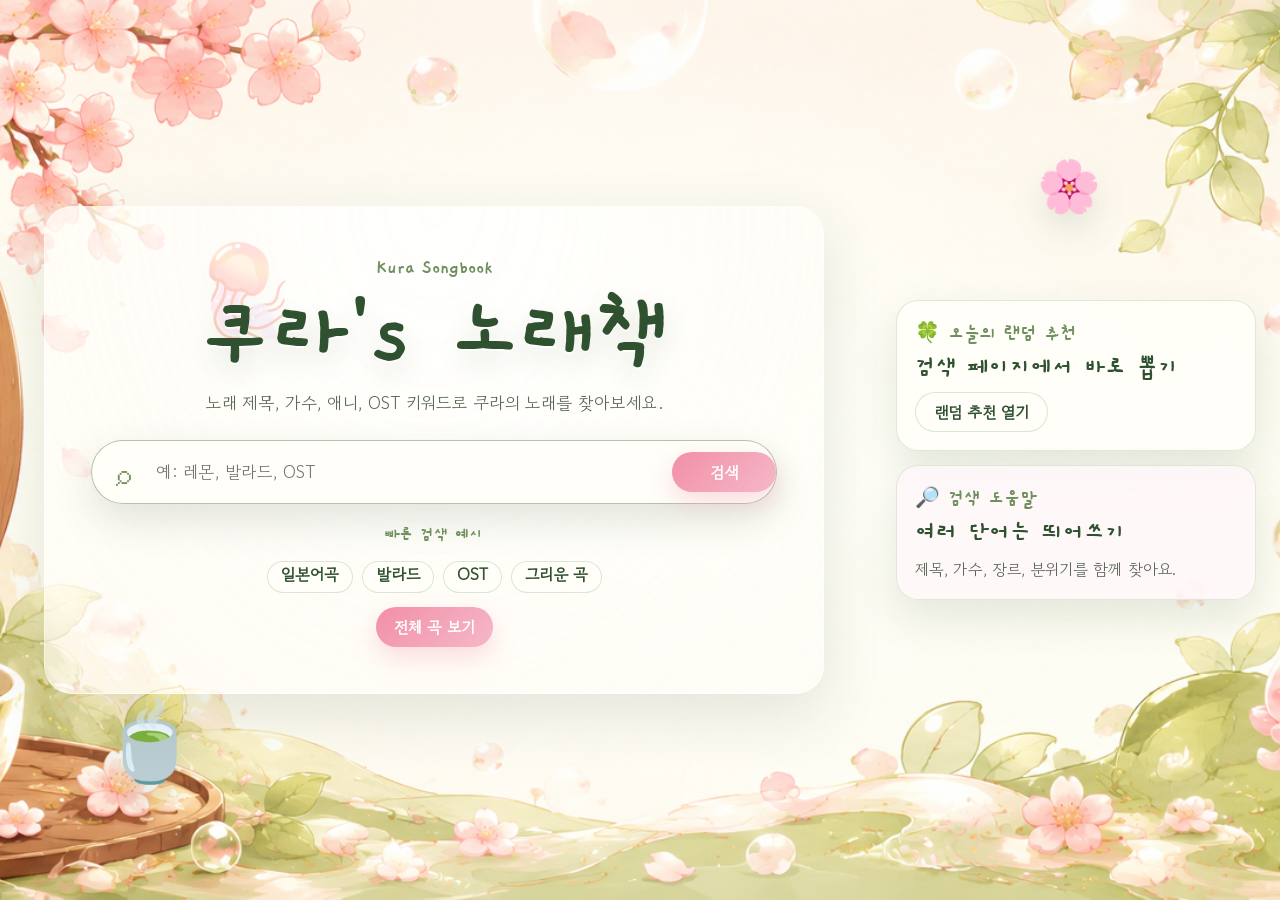
<file: index.html>
<!doctype html>
<html lang="ko">
  <head>
    <meta charset="utf-8">
    <meta name="viewport" content="width=device-width, initial-scale=1">
    <title>쿠라's 노래책</title>
    <link rel="preconnect" href="https://fonts.googleapis.com">
    <link rel="preconnect" href="https://fonts.gstatic.com" crossorigin>
    <link href="https://fonts.googleapis.com/css2?family=Gaegu:wght@400;700&amp;family=Gowun+Dodum&amp;family=Noto+Sans+JP:wght@400;500;700&amp;family=Noto+Sans+KR:wght@400;500;700&amp;display=swap" rel="stylesheet">
    <link rel="stylesheet" href="./src/style.css?v=beta-3">
  </head>
  <body class="portal-page">
    <main class="portal-hero">
      <div class="portal-scene" aria-hidden="true">
        <span class="portal-scene-cup">🍵</span>
        <span class="portal-scene-jelly">🪼</span>
        <span class="portal-scene-petal">🌸</span>
      </div>

      <section class="portal-panel" aria-labelledby="portal-title">
        <p class="portal-eyebrow">Kura Songbook</p>
        <h1 id="portal-title">쿠라's 노래책</h1>
        <p class="portal-copy">노래 제목, 가수, 애니, OST 키워드로 쿠라의 노래를 찾아보세요.</p>

        <form class="portal-search" id="portal-search-form">
          <label class="search-label" for="portal-search-input">검색어</label>
          <span class="search-icon" aria-hidden="true">⌕</span>
          <input
            id="portal-search-input"
            type="search"
            placeholder="예: 레몬, 발라드, OST"
            autocomplete="off"
          >
          <button type="submit">검색</button>
        </form>

        <p class="portal-chip-caption">빠른 검색 예시</p>
        <div class="portal-chip-row" aria-label="빠른 검색 예시">
          <a href="./search.html?q=%EC%9D%BC%EB%B3%B8%EC%96%B4">일본어곡</a>
          <a href="./search.html?q=%EB%B0%9C%EB%9D%BC%EB%93%9C">발라드</a>
          <a href="./search.html?q=OST">OST</a>
          <a href="./search.html?q=%EA%B7%B8%EB%A6%AC%EC%9B%80">그리운 곡</a>
        </div>

        <div class="portal-actions">
          <button id="show-results-button" type="button">전체 곡 보기</button>
        </div>
      </section>

      <aside class="portal-preview" aria-label="포털 안내">
        <article class="portal-preview-card">
          <p>🍀 오늘의 랜덤 추천</p>
          <h2>검색 페이지에서 바로 뽑기</h2>
          <a href="./search.html?random=1">랜덤 추천 열기</a>
        </article>
        <article class="portal-preview-card portal-preview-soft">
          <p>🔎 검색 도움말</p>
          <h2>여러 단어는 띄어쓰기</h2>
          <span>제목, 가수, 장르, 분위기를 함께 찾아요.</span>
        </article>
      </aside>
    </main>

    <script src="./src/portal.js?v=beta-3" defer></script>
  </body>
</html>
</file>
<file: src/style.css>
:root {
  --matcha: #6f8f5e;
  --matcha-dark: #2f5130;
  --matcha-soft: #8ba872;
  --ivory: #fcfcf8;
  --ivory-warm: #f8f1e4;
  --matcha-milk: #f4f8ef;
  --sakura: #ebcfda;
  --sakura-strong: #f28fa7;
  --leaf-border: #d8e2cf;
  --muted: #5d6959;
  --card: rgba(255, 255, 255, 0.94);
  --shadow: 0 18px 44px rgba(47, 81, 48, 0.13);
  --panel-shadow: 0 22px 58px rgba(47, 81, 48, 0.12);
}

* {
  box-sizing: border-box;
}

html {
  overflow-x: hidden;
}

body {
  min-width: 320px;
  margin: 0;
  overflow-x: hidden;
  background:
    radial-gradient(circle at 7% 7%, rgba(235, 207, 218, 0.62), transparent 18%),
    radial-gradient(circle at 91% 15%, rgba(139, 168, 114, 0.24), transparent 24%),
    linear-gradient(180deg, #fffdf8 0%, var(--ivory) 42%, var(--ivory-warm) 100%);
  color: var(--matcha-dark);
  font-family: "Gowun Dodum", "Noto Sans KR", "Noto Sans JP", system-ui, sans-serif;
  line-height: 1.5;
}

body::before,
body::after {
  position: fixed;
  z-index: -1;
  content: "";
  pointer-events: none;
}

body::before {
  inset: 0;
  background-image:
    radial-gradient(circle, rgba(242, 143, 167, 0.32) 0 3px, transparent 4px),
    radial-gradient(ellipse, rgba(111, 143, 94, 0.2) 0 6px, transparent 7px);
  background-position: 8% 16%, 90% 72%;
  background-size: 160px 140px, 220px 180px;
  opacity: 0.58;
}

body::after {
  right: -90px;
  bottom: 70px;
  width: 300px;
  height: 300px;
  border-radius: 999px;
  background: radial-gradient(circle, rgba(235, 207, 218, 0.5), transparent 66%);
}

.portal-page {
  min-height: 100vh;
  background:
    radial-gradient(circle at 12% 18%, rgba(235, 207, 218, 0.46), transparent 20%),
    radial-gradient(circle at 85% 20%, rgba(139, 168, 114, 0.28), transparent 24%),
    #fffdf8;
}

.portal-hero {
  position: relative;
  display: grid;
  min-height: 100vh;
  grid-template-columns: minmax(0, 1fr) minmax(280px, 360px);
  gap: clamp(22px, 4vw, 54px);
  align-items: center;
  overflow: hidden;
  padding: clamp(28px, 5vw, 72px) max(24px, calc((100vw - 1420px) / 2 + 24px));
  background:
    radial-gradient(ellipse at 48% 48%, rgba(255, 253, 248, 0.7), rgba(255, 253, 248, 0.28) 34%, transparent 58%),
    linear-gradient(90deg, rgba(255, 253, 248, 0.04), rgba(255, 253, 248, 0.3) 48%, rgba(255, 253, 248, 0.06)),
    url("../assets/hero_bg_desktop.png") center / cover no-repeat;
}

.portal-panel {
  position: relative;
  z-index: 1;
  width: min(780px, 100%);
  justify-self: center;
  border: 1px solid rgba(255, 255, 255, 0.42);
  border-radius: 28px;
  padding: clamp(24px, 4vw, 46px);
  background:
    radial-gradient(ellipse at top, rgba(255, 255, 255, 0.8), rgba(255, 253, 248, 0.5) 68%, rgba(255, 253, 248, 0.28)),
    rgba(255, 253, 248, 0.42);
  box-shadow: 0 20px 58px rgba(47, 81, 48, 0.13);
  text-align: center;
}

.portal-eyebrow,
.portal-preview-card p {
  margin: 0 0 5px;
  color: var(--matcha);
  font-family: "Gaegu", "Gowun Dodum", "Noto Sans KR", sans-serif;
  font-size: 1.25rem;
  font-weight: 700;
}

.portal-panel h1 {
  font-size: clamp(3.25rem, 7vw, 6.4rem);
}

.portal-copy {
  max-width: 620px;
  margin: 8px auto 0;
  color: var(--muted);
  font-size: 1.08rem;
}

.portal-search {
  display: grid;
  grid-template-columns: 62px 1fr 104px;
  align-items: center;
  min-height: 64px;
  margin-top: 24px;
  border: 1px solid rgba(111, 143, 94, 0.52);
  border-radius: 999px;
  background: rgba(255, 254, 249, 0.97);
  box-shadow:
    0 16px 38px rgba(47, 81, 48, 0.14),
    inset 0 1px 0 rgba(255, 255, 255, 0.9);
}

.portal-search input {
  min-width: 0;
  min-height: 60px;
  border: 0;
  background: transparent;
  color: var(--matcha-dark);
  font: inherit;
  font-size: 1.08rem;
  outline: none;
}

.portal-search button,
.portal-actions button,
.portal-actions a,
.portal-preview-card a {
  display: inline-flex;
  min-height: 40px;
  align-items: center;
  justify-content: center;
  border-radius: 999px;
  padding: 0 18px;
  font: inherit;
  font-weight: 700;
  text-decoration: none;
}

.portal-search button,
.portal-actions button {
  border: 0;
  background: linear-gradient(135deg, var(--sakura-strong), #f5b8c8);
  color: #fff;
  cursor: pointer;
  box-shadow: 0 10px 24px rgba(242, 143, 167, 0.3);
}

.portal-chip-row,
.portal-actions {
  display: flex;
  flex-wrap: wrap;
  justify-content: center;
  gap: 9px;
  margin-top: 14px;
}

.portal-chip-caption {
  margin: 18px 0 0;
  color: var(--matcha);
  font-family: "Gaegu", "Gowun Dodum", "Noto Sans KR", sans-serif;
  font-size: 1.08rem;
  font-weight: 700;
}

.portal-chip-row a,
.portal-actions a,
.portal-preview-card a {
  border: 1px solid rgba(216, 226, 207, 0.86);
  background: rgba(255, 254, 249, 0.88);
  color: var(--matcha-dark);
  font-weight: 700;
  text-decoration: none;
}

.portal-chip-row a {
  min-height: 32px;
  border-radius: 999px;
  padding: 0 13px;
}

.portal-preview {
  position: relative;
  z-index: 1;
  display: grid;
  gap: 14px;
}

.portal-preview-card {
  border: 1px solid rgba(216, 226, 207, 0.78);
  border-radius: 22px;
  padding: 18px;
  background: rgba(255, 254, 249, 0.88);
  box-shadow: 0 18px 42px rgba(47, 81, 48, 0.12);
}

.portal-preview-card h2 {
  margin: 0 0 10px;
  font-family: "Gaegu", "Gowun Dodum", "Noto Sans KR", sans-serif;
  font-size: 1.58rem;
  line-height: 1.1;
}

.portal-preview-card span {
  color: var(--muted);
}

.portal-preview-soft {
  background: rgba(255, 247, 250, 0.82);
}

.portal-scene {
  position: absolute;
  inset: 0;
  pointer-events: none;
}

.portal-scene span {
  position: absolute;
  filter: drop-shadow(0 16px 16px rgba(47, 81, 48, 0.12));
}

.portal-scene-cup {
  left: 8%;
  bottom: 12%;
  font-size: clamp(3rem, 6vw, 6rem);
}

.portal-scene-jelly {
  left: 15%;
  top: 24%;
  font-size: clamp(3.5rem, 7vw, 7rem);
}

.portal-scene-petal {
  right: 14%;
  top: 16%;
  font-size: clamp(2rem, 4vw, 4rem);
}

.page-frame {
  width: min(1600px, calc(100% - 24px));
  margin: 0 auto;
}

.desktop-shell {
  display: grid;
  grid-template-columns: minmax(0, 1fr) clamp(340px, 24vw, 388px);
  gap: 24px;
  align-items: start;
  padding-top: 16px;
  transition: padding-top 180ms ease;
}

.portal-mode .desktop-shell {
  padding-top: 26px;
}

.has-active-search .desktop-shell,
.results-mode .desktop-shell {
  padding-top: 14px;
}

.main-column {
  display: grid;
  min-width: 0;
  gap: 12px;
}

.hero {
  position: relative;
  z-index: 10;
  width: 100%;
  min-height: clamp(260px, 24vw, 296px);
  overflow: visible;
  background:
    radial-gradient(ellipse at 50% 52%, rgba(255, 253, 248, 0.64) 0%, rgba(255, 253, 248, 0.28) 30%, rgba(255, 253, 248, 0) 58%),
    linear-gradient(90deg, rgba(255, 253, 248, 0.04) 0%, rgba(255, 253, 248, 0.22) 45%, rgba(255, 253, 248, 0.03) 100%),
    url("../assets/hero_bg_desktop.png") center 47% / cover no-repeat;
  box-shadow: 0 10px 28px rgba(111, 143, 94, 0.1);
  text-align: center;
}

.portal-mode .hero {
  min-height: clamp(420px, 58vh, 620px);
}

.results-mode .hero {
  min-height: clamp(228px, 22vw, 278px);
}

.hero::after {
  position: absolute;
  right: 0;
  bottom: 0;
  left: 0;
  height: 7px;
  background: repeating-linear-gradient(
    90deg,
    rgba(139, 168, 114, 0.46) 0 18px,
    rgba(235, 207, 218, 0.34) 18px 26px
  );
  content: "";
}

.hero-inner {
  position: relative;
  z-index: 1;
  display: grid;
  width: min(1600px, calc(100% - 24px));
  min-height: clamp(260px, 24vw, 296px);
  margin: 0 auto;
  align-items: center;
  justify-items: center;
  padding: 16px clamp(24px, 3.2vw, 48px) 18px;
  overflow: visible;
}

.portal-mode .hero-inner {
  min-height: clamp(420px, 58vh, 620px);
  align-items: center;
}

.results-mode .hero-inner {
  min-height: clamp(228px, 22vw, 278px);
}

.hero:has(.filter-menu[open]) {
  z-index: 120;
}

.hero > *,
.hero-inner > * {
  position: relative;
  z-index: 1;
}

.hero-panel {
  position: relative;
  z-index: 2;
  width: min(680px, 100%);
  border: 1px solid rgba(255, 255, 255, 0.34);
  border-radius: 20px;
  padding: 12px 22px 14px;
  background:
    radial-gradient(ellipse at top, rgba(255, 255, 255, 0.72), rgba(255, 253, 248, 0.48) 62%, rgba(255, 253, 248, 0.28)),
    linear-gradient(180deg, rgba(255, 253, 248, 0.44), rgba(244, 248, 239, 0.24));
  box-shadow:
    0 8px 22px rgba(47, 81, 48, 0.08),
    inset 0 1px 0 rgba(255, 255, 255, 0.48);
}

.portal-mode .hero-panel {
  width: min(760px, 100%);
  padding: 18px 28px 20px;
}

.results-mode .hero-panel {
  width: min(660px, 100%);
  padding: 11px 20px 13px;
}

.hero-panel,
.search-portal,
.chip-row {
  overflow: visible;
}

.mood-scene {
  position: absolute;
  z-index: 0;
  display: none;
  pointer-events: none;
}

.mood-scene-left {
  inset: 36px auto auto 34px;
  width: 190px;
  height: 220px;
}

.mood-window {
  position: absolute;
  inset: 0 auto auto 0;
  width: 76px;
  height: 102px;
  border: 2px solid rgba(111, 143, 94, 0.18);
  border-radius: 28px 28px 10px 10px;
  background:
    linear-gradient(90deg, transparent 47%, rgba(111, 143, 94, 0.16) 48% 52%, transparent 53%),
    linear-gradient(0deg, transparent 47%, rgba(111, 143, 94, 0.16) 48% 52%, transparent 53%),
    rgba(255, 255, 255, 0.5);
}

.mood-cup {
  position: absolute;
  left: 20px;
  bottom: 10px;
  display: grid;
  width: 112px;
  height: 82px;
  place-items: center;
  border: 1px solid rgba(216, 226, 207, 0.75);
  border-radius: 999px;
  background: rgba(255, 255, 255, 0.58);
  box-shadow: 0 18px 38px rgba(47, 81, 48, 0.1);
  font-size: 3rem;
}

.mood-jelly {
  position: absolute;
  top: 54px;
  right: 4px;
  font-size: 4rem;
  filter: drop-shadow(0 12px 14px rgba(242, 143, 167, 0.18));
}

.mood-scene-right {
  top: 24px;
  right: 32px;
  gap: 18px;
  justify-items: center;
}

.mood-tag {
  display: grid;
  width: 62px;
  min-height: 92px;
  place-items: center;
  border: 1px solid rgba(216, 226, 207, 0.9);
  border-radius: 12px;
  background: #fffef9;
  color: var(--matcha-dark);
  font-size: 0.9rem;
  font-weight: 750;
  font-family: "Gaegu", "Gowun Dodum", "Noto Sans KR", sans-serif;
  box-shadow: 0 12px 26px rgba(47, 81, 48, 0.1);
}

.mood-leaf {
  font-size: 2rem;
}

.eyebrow {
  margin: 0 0 3px;
  color: var(--matcha);
  font-family: "Gaegu", "Gowun Dodum", "Noto Sans KR", sans-serif;
  font-size: 0.98rem;
  font-weight: 700;
  letter-spacing: 0;
}

h1 {
  margin: 0;
  font-family: "Gaegu", "Gowun Dodum", "Noto Sans KR", sans-serif;
  font-size: clamp(2.08rem, 3vw, 3.05rem);
  font-weight: 700;
  line-height: 1.05;
  letter-spacing: 0;
  text-align: center;
  text-shadow:
    0 2px 0 rgba(255, 255, 255, 0.74),
    0 12px 28px rgba(47, 81, 48, 0.13);
}

.intro {
  max-width: 620px;
  margin: 6px auto 0;
  color: var(--muted);
  font-size: 0.94rem;
}

.portal-mode .intro {
  font-size: 1rem;
}

.results-mode .intro {
  font-size: 0.88rem;
}

.petal {
  position: absolute;
  display: none;
  width: 30px;
  height: 18px;
  border-radius: 80% 20% 80% 20%;
  background: rgba(242, 143, 167, 0.42);
  pointer-events: none;
  transform: rotate(-24deg);
}

.petal-a {
  top: 80px;
  left: 23%;
}

.petal-b {
  right: 22%;
  top: 150px;
  transform: rotate(32deg);
}

.search-portal {
  width: 100%;
  margin: 12px auto 0;
}

.portal-mode .search-portal {
  margin-top: 18px;
}

.results-mode .search-portal {
  margin-top: 10px;
}

.search-portal h2,
.search-label {
  position: absolute;
  width: 1px;
  height: 1px;
  margin: -1px;
  overflow: hidden;
  clip: rect(0, 0, 0, 0);
}

.search-box {
  display: grid;
  grid-template-columns: 52px 1fr 88px;
  align-items: center;
  min-height: 52px;
  border: 1px solid rgba(111, 143, 94, 0.5);
  border-radius: 999px;
  background: rgba(255, 254, 249, 0.96);
  box-shadow:
    0 10px 26px rgba(47, 81, 48, 0.12),
    inset 0 1px 0 rgba(255, 255, 255, 0.9);
}

.portal-mode .search-box {
  min-height: 58px;
  grid-template-columns: 60px 1fr 96px;
}

.results-mode .search-box {
  min-height: 50px;
}

.search-box:focus-within {
  border-color: var(--matcha);
  box-shadow: 0 12px 30px rgba(47, 81, 48, 0.14), 0 0 0 4px rgba(235, 207, 218, 0.26);
}

.search-icon {
  color: var(--matcha);
  font-size: 1.85rem;
  line-height: 1;
}

.search-input {
  width: 100%;
  min-height: 50px;
  border: 0;
  background: transparent;
  color: var(--matcha-dark);
  font: inherit;
  font-size: 0.98rem;
  outline: none;
}

.portal-mode .search-input {
  min-height: 56px;
  font-size: 1.04rem;
}

.results-mode .search-input {
  min-height: 48px;
  font-size: 0.96rem;
}

.search-button {
  min-height: 36px;
  margin-right: 8px;
  border: 0;
  border-radius: 999px;
  background: linear-gradient(135deg, var(--sakura-strong), #f5b8c8);
  color: #fff;
  cursor: default;
  font: inherit;
  font-weight: 800;
  box-shadow: 0 8px 18px rgba(242, 143, 167, 0.28);
}

.portal-action-button {
  min-height: 34px;
  margin-top: 12px;
  border: 1px solid rgba(111, 143, 94, 0.56);
  border-radius: 999px;
  padding: 0 18px;
  background: rgba(255, 254, 249, 0.9);
  color: var(--matcha-dark);
  cursor: pointer;
  font: inherit;
  font-family: "Gaegu", "Gowun Dodum", "Noto Sans KR", sans-serif;
  font-size: 1.05rem;
  font-weight: 700;
  box-shadow: 0 8px 20px rgba(47, 81, 48, 0.1);
}

.portal-action-button:hover {
  border-color: var(--matcha);
  background: #fffef9;
}

.results-mode .portal-action-button {
  display: none;
}

.chip-row {
  display: flex;
  flex-wrap: wrap;
  justify-content: center;
  gap: 8px;
  margin-top: 10px;
}

.chip,
.song-chip {
  display: inline-flex;
  align-items: center;
  min-height: 30px;
  border: 1px solid rgba(216, 226, 207, 0.78);
  border-radius: 999px;
  padding: 0 12px;
  background: rgba(255, 254, 249, 0.86);
  color: var(--muted);
  font-size: 0.84rem;
  font-weight: 680;
}

.filter-row {
  align-items: flex-start;
}

.filter-menu {
  position: relative;
  z-index: 140;
}

.filter-menu[open] {
  z-index: 220;
}

.filter-menu summary {
  position: relative;
  cursor: pointer;
  list-style: none;
  transition: border-color 160ms ease, background-color 160ms ease, box-shadow 160ms ease;
}

.filter-menu summary::-webkit-details-marker {
  display: none;
}

.filter-menu summary::after {
  content: attr(data-count);
  display: inline-grid;
  min-width: 18px;
  height: 18px;
  margin-left: 8px;
  place-items: center;
  border-radius: 999px;
  background: var(--sakura);
  color: var(--matcha-dark);
  font-size: 0.72rem;
}

.filter-menu summary[data-count=""]::after {
  display: none;
}

.filter-menu:has(input:checked) summary,
.filter-menu[open] summary {
  border-color: rgba(242, 143, 167, 0.7);
  background: #fff7fa;
  color: var(--matcha-dark);
  box-shadow: 0 0 0 3px rgba(235, 207, 218, 0.28);
}

.filter-options {
  position: absolute;
  z-index: 240;
  top: calc(100% + 10px);
  left: 50%;
  display: grid;
  width: 300px;
  max-height: 300px;
  overflow: auto;
  transform: translateX(-50%);
  gap: 4px;
  border: 1px solid rgba(216, 226, 207, 0.98);
  border-radius: 18px;
  padding: 12px;
  background: #fffef9;
  box-shadow: 0 16px 38px rgba(47, 81, 48, 0.18);
  text-align: left;
  scrollbar-color: rgba(139, 168, 114, 0.45) transparent;
  scrollbar-width: thin;
}

.filter-options::-webkit-scrollbar {
  width: 8px;
}

.filter-options::-webkit-scrollbar-track {
  background: transparent;
}

.filter-options::-webkit-scrollbar-thumb {
  border: 2px solid rgba(255, 255, 255, 0.98);
  border-radius: 999px;
  background: rgba(139, 168, 114, 0.5);
}

.filter-option {
  display: flex;
  align-items: center;
  gap: 10px;
  min-height: 40px;
  border: 1px solid transparent;
  border-radius: 13px;
  padding: 8px 10px;
  color: var(--muted);
  font-size: 0.9rem;
  line-height: 1.25;
  white-space: nowrap;
  cursor: pointer;
}

.filter-option input {
  width: 17px;
  height: 17px;
  accent-color: var(--matcha);
  flex: 0 0 auto;
}

.filter-option:hover {
  border-color: rgba(216, 226, 207, 0.9);
  background: var(--matcha-milk);
}

.filter-option:has(input:checked) {
  border-color: rgba(235, 207, 218, 0.9);
  background: #fff7fa;
  color: var(--matcha-dark);
  font-weight: 750;
}

.chip-button {
  cursor: pointer;
  font: inherit;
}

.chip-pink {
  border-color: rgba(235, 207, 218, 0.95);
  color: #9b5e6a;
}

.chip-active {
  border-color: rgba(242, 143, 167, 0.75);
  background: #fff7fa;
  box-shadow: 0 0 0 3px rgba(235, 207, 218, 0.34);
}

.sticky-search {
  position: fixed;
  z-index: 90;
  top: 12px;
  left: 50%;
  display: grid;
  grid-template-columns: minmax(260px, 1fr);
  width: min(520px, calc(100vw - 28px));
  align-items: center;
  justify-content: stretch;
  border: 1px solid rgba(111, 143, 94, 0.55);
  border-radius: 999px;
  padding: 5px;
  background: rgba(255, 254, 249, 0.985);
  box-shadow: 0 14px 34px rgba(47, 81, 48, 0.18);
  opacity: 0;
  pointer-events: none;
  transform: translate(-50%, -10px);
  transition: opacity 170ms ease, transform 170ms ease;
}

.sticky-search-visible .sticky-search {
  opacity: 1;
  pointer-events: auto;
  transform: translate(-50%, 0);
}

.portal-mode.sticky-search-visible .sticky-search {
  opacity: 0;
  pointer-events: none;
  transform: translate(-50%, -10px);
}

.sticky-search-brand {
  position: absolute;
  width: 1px;
  height: 1px;
  margin: -1px;
  overflow: hidden;
  clip: rect(0, 0, 0, 0);
}

.sticky-search-brand strong {
  color: var(--sakura-strong);
  font-size: 0.86rem;
}

.sticky-search-box {
  display: grid;
  grid-template-columns: 38px 1fr;
  align-items: center;
  min-height: 42px;
  border: 0;
  border-radius: 999px;
  background: #ffffff;
}

.sticky-search-box .search-icon {
  font-size: 1.55rem;
}

.sticky-search-input {
  width: 100%;
  min-height: 42px;
  border: 0;
  background: transparent;
  color: var(--matcha-dark);
  font: inherit;
  outline: none;
}

.results-column {
  position: relative;
  min-width: 0;
  padding: 0 0 72px;
  transition: opacity 180ms ease, transform 180ms ease;
}

.portal-mode .results-column {
  opacity: 0.72;
  transform: translateY(12px);
}

.results-mode .results-column {
  opacity: 1;
  transform: translateY(0);
}

.section-heading {
  display: flex;
  align-items: center;
  justify-content: space-between;
  gap: 14px;
  margin: 0 0 9px;
  border: 1px solid rgba(216, 226, 207, 0.72);
  border-radius: 16px;
  padding: 10px 12px;
  background: rgba(255, 254, 249, 0.84);
  box-shadow: 0 8px 20px rgba(47, 81, 48, 0.06);
}

.portal-mode .section-heading {
  background: rgba(255, 254, 249, 0.66);
}

.section-kicker,
.rail-label {
  margin: 0 0 4px;
  color: var(--matcha);
  font-family: "Gaegu", "Gowun Dodum", "Noto Sans KR", sans-serif;
  font-size: 0.98rem;
  font-weight: 700;
  letter-spacing: 0;
}

.section-heading h2 {
  margin: 0;
  font-size: 1.28rem;
  font-weight: 700;
}

.result-title-block {
  min-width: 0;
}

.result-title-row {
  display: flex;
  align-items: baseline;
  gap: 10px;
}

.result-summary {
  margin: 0;
  color: var(--sakura-strong);
  font-size: 0.9rem;
  font-weight: 780;
}

.result-summary::before {
  color: rgba(111, 143, 94, 0.65);
  content: "·";
  margin-right: 10px;
}

.sort-control {
  display: inline-flex;
  flex: 0 0 auto;
  align-items: center;
  gap: 7px;
  color: var(--muted);
  font-size: 0.82rem;
  font-weight: 760;
}

.sort-control select {
  min-height: 34px;
  border: 1px solid rgba(216, 226, 207, 0.96);
  border-radius: 999px;
  padding: 0 36px 0 14px;
  background: #fffef9;
  color: var(--matcha-dark);
  font: inherit;
}

.song-list {
  display: grid;
  gap: 8px;
}

.song-card {
  position: relative;
  display: grid;
  grid-template-columns: 188px minmax(0, 1fr);
  gap: 12px;
  min-height: 98px;
  overflow: hidden;
  border: 1px solid rgba(216, 226, 207, 0.88);
  border-radius: 14px;
  background:
    linear-gradient(90deg, rgba(244, 248, 239, 0.8), rgba(255, 255, 255, 0.98) 32%),
    var(--card);
  box-shadow: 0 7px 18px rgba(47, 81, 48, 0.07);
  transition: transform 140ms ease, box-shadow 140ms ease, border-color 140ms ease;
}

.song-card:hover {
  border-color: rgba(139, 168, 114, 0.56);
  box-shadow: 0 11px 26px rgba(47, 81, 48, 0.11);
  transform: translateY(-1px);
}

.song-card::before {
  position: absolute;
  inset: 0 auto 0 0;
  width: 4px;
  background: linear-gradient(180deg, rgba(242, 143, 167, 0.86), rgba(139, 168, 114, 0.82));
  content: "";
}

.song-thumb-link {
  display: block;
  align-self: center;
  text-decoration: none;
}

.song-thumb {
  position: relative;
  align-self: center;
  display: grid;
  aspect-ratio: 16 / 9;
  width: calc(100% - 6px);
  min-height: 0;
  place-items: center;
  margin: 6px 0 6px 6px;
  overflow: hidden;
  border: 1px solid rgba(255, 255, 255, 0.74);
  border-radius: 12px;
  background:
    radial-gradient(circle at 35% 35%, rgba(255, 255, 255, 0.85), transparent 20%),
    linear-gradient(135deg, rgba(235, 207, 218, 0.82), rgba(139, 168, 114, 0.42));
  color: rgba(47, 81, 48, 0.84);
  font-size: 2rem;
  box-shadow: 0 6px 14px rgba(47, 81, 48, 0.1);
  cursor: default;
  transition: filter 140ms ease, transform 140ms ease, box-shadow 140ms ease;
}

.song-thumb-link .song-thumb {
  cursor: pointer;
}

.song-thumb-link:hover .song-thumb {
  box-shadow: 0 10px 24px rgba(47, 81, 48, 0.16);
  filter: brightness(1.03);
  transform: translateY(-1px);
}

.song-thumb img {
  position: relative;
  z-index: 0;
  width: 100%;
  height: 100%;
  object-fit: cover;
  filter: saturate(0.82) contrast(0.94) brightness(1.02);
  transform: scale(1.015);
}

.song-thumb::after {
  position: absolute;
  z-index: 1;
  inset: 0;
  background:
    linear-gradient(180deg, rgba(25, 40, 25, 0.08), rgba(25, 40, 25, 0.34)),
    radial-gradient(circle at center, rgba(255, 255, 255, 0.18), transparent 42%);
  content: "";
}

.song-thumb::before {
  position: absolute;
  z-index: 2;
  display: grid;
  width: 38px;
  height: 38px;
  place-items: center;
  border: 1px solid rgba(255, 255, 255, 0.88);
  border-radius: 999px;
  background: rgba(47, 81, 48, 0.5);
  box-shadow:
    0 8px 20px rgba(47, 81, 48, 0.28),
    inset 0 1px 0 rgba(255, 255, 255, 0.35);
  color: #fffef9;
  content: "▶";
  font-size: 0.95rem;
  text-indent: 3px;
}

.song-thumb img + span {
  display: none;
}

.song-thumb span {
  position: relative;
  z-index: 3;
  display: grid;
  width: 52px;
  height: 52px;
  place-items: center;
  border-radius: 999px;
  background: rgba(255, 255, 255, 0.72);
}

.song-thumb img ~ span {
  display: none;
}

.song-main {
  display: grid;
  grid-template-columns: minmax(280px, 1.5fr) minmax(190px, 0.72fr) 128px;
  gap: 12px;
  align-items: center;
  padding: 8px 12px 8px 0;
}

.song-title-block,
.song-meta {
  min-width: 0;
}

.song-card-header {
  display: flex;
  align-items: center;
  gap: 8px;
  flex-wrap: wrap;
}

.song-card h3 {
  margin: 0;
  font-size: 1.04rem;
  font-weight: 820;
  line-height: 1.25;
  overflow-wrap: anywhere;
}

.song-translation,
.song-artist,
.song-intro,
.song-theme,
.song-note {
  margin: 4px 0 0;
}

.song-translation {
  color: var(--matcha);
  font-size: 0.92rem;
  font-weight: 760;
}

.song-artist,
.song-intro,
.song-theme,
.song-note {
  color: var(--muted);
}

.song-artist {
  font-size: 0.86rem;
}

.song-intro {
  max-width: 46rem;
  display: -webkit-box;
  overflow: hidden;
  font-size: 0.82rem;
  line-height: 1.34;
  -webkit-box-orient: vertical;
  -webkit-line-clamp: 2;
}

.song-theme {
  color: var(--matcha-dark);
  font-size: 0.82rem;
  font-weight: 740;
}

.song-note {
  display: -webkit-box;
  overflow: hidden;
  font-size: 0.78rem;
  line-height: 1.32;
  -webkit-box-orient: vertical;
  -webkit-line-clamp: 2;
}

.song-chip-list {
  display: flex;
  flex-wrap: wrap;
  gap: 5px;
  margin-top: 6px;
}

.song-chip {
  min-height: 24px;
  padding: 0 8px;
  background: #fff9ef;
  color: #6d7048;
  font-size: 0.72rem;
}

.pick-badge {
  display: inline-flex;
  flex: 0 0 auto;
  min-height: 24px;
  align-items: center;
  border: 1px solid rgba(242, 143, 167, 0.55);
  border-radius: 999px;
  padding: 0 9px;
  background: #fff7fa;
  color: #9b5e6a;
  font-size: 0.73rem;
  font-weight: 780;
}

.song-actions {
  display: flex;
  min-width: 0;
  flex-direction: column;
  align-items: stretch;
  gap: 4px;
  border-left: 1px solid rgba(216, 226, 207, 0.62);
  padding-left: 10px;
}

.button,
.song-count {
  display: inline-flex;
  min-height: 29px;
  align-items: center;
  justify-content: center;
  border-radius: 999px;
  padding: 0 10px;
  font-size: 0.78rem;
  font-weight: 760;
  text-decoration: none;
  white-space: nowrap;
}

.button {
  border: 1px solid var(--matcha);
  background: #ffffff;
  color: var(--matcha);
}

.button:hover {
  background: var(--matcha);
  color: #ffffff;
}

.button-disabled {
  border-color: var(--leaf-border);
  background: #f5f5f1;
  color: #798176;
}

.song-count {
  border: 1px solid rgba(235, 207, 218, 0.95);
  background: #fff7fa;
  color: var(--matcha-dark);
}

.right-rail {
  display: grid;
  gap: 12px;
  min-width: 0;
  position: sticky;
  top: 14px;
  z-index: 3;
  align-self: start;
  max-height: none;
  overflow: visible;
  padding-bottom: 6px;
  height: fit-content;
}

.right-rail .random-panel {
  border-color: rgba(139, 168, 114, 0.58);
  background:
    radial-gradient(circle at 84% 18%, rgba(235, 207, 218, 0.48), transparent 31%),
    linear-gradient(145deg, rgba(255, 254, 249, 0.98), rgba(244, 248, 239, 0.9));
  box-shadow:
    0 16px 38px rgba(47, 81, 48, 0.14),
    inset 0 1px 0 rgba(255, 255, 255, 0.75);
}

.rail-card {
  position: relative;
  overflow: hidden;
  width: 100%;
  padding: 16px;
  border: 1px solid rgba(216, 226, 207, 0.86);
  border-radius: 18px;
  background: rgba(255, 254, 249, 0.94);
  box-shadow: 0 10px 28px rgba(47, 81, 48, 0.08);
}

.help-panel,
.pick-panel {
  background: rgba(255, 254, 249, 0.86);
  box-shadow: 0 8px 20px rgba(47, 81, 48, 0.06);
}

.rail-card::after {
  position: absolute;
  right: -32px;
  bottom: -38px;
  width: 108px;
  height: 108px;
  border-radius: 999px;
  background: radial-gradient(circle, rgba(235, 207, 218, 0.46), transparent 68%);
  content: "";
}

.rail-card h2 {
  margin: 0 0 7px;
  font-family: "Gaegu", "Gowun Dodum", "Noto Sans KR", sans-serif;
  font-size: 1.38rem;
  font-weight: 700;
}

.rail-card p {
  margin: 0;
  color: var(--muted);
}

.random-actions {
  display: grid;
  grid-template-columns: 1fr;
  gap: 7px;
  margin: 9px 0 8px;
}

.random-button {
  min-height: 32px;
  border: 1px solid var(--matcha);
  border-radius: 999px;
  background: var(--matcha);
  color: #fff;
  cursor: pointer;
  font: inherit;
  font-size: 0.84rem;
  font-weight: 760;
}

.random-button-soft {
  background: #fff;
  color: var(--matcha);
}

.random-button:disabled {
  border-color: var(--leaf-border);
  background: #f5f5f1;
  color: #8b9387;
  cursor: not-allowed;
}

.random-result {
  position: relative;
  z-index: 1;
  margin-top: 8px;
  padding-top: 9px;
  border-top: 1px solid rgba(216, 226, 207, 0.85);
}

.random-result p {
  font-size: 0.92rem;
}

.random-song h3 {
  margin: 0;
  font-size: 1rem;
  line-height: 1.28;
  overflow-wrap: anywhere;
}

.random-song {
  display: grid;
  gap: 10px;
}

.random-thumb {
  position: relative;
  display: grid;
  aspect-ratio: 16 / 9;
  width: 100%;
  place-items: center;
  overflow: hidden;
  border: 1px solid rgba(255, 255, 255, 0.78);
  border-radius: 15px;
  background:
    radial-gradient(circle at 35% 35%, rgba(255, 255, 255, 0.82), transparent 22%),
    linear-gradient(135deg, rgba(235, 207, 218, 0.76), rgba(139, 168, 114, 0.46));
  color: rgba(47, 81, 48, 0.82);
  font-size: 2rem;
  box-shadow: 0 8px 20px rgba(47, 81, 48, 0.12);
}

.random-thumb-link {
  display: block;
  color: inherit;
  text-decoration: none;
}

.random-thumb-link .random-thumb {
  cursor: pointer;
  transition: filter 140ms ease, transform 140ms ease, box-shadow 140ms ease;
}

.random-thumb-link:hover .random-thumb {
  box-shadow: 0 12px 28px rgba(47, 81, 48, 0.18);
  filter: brightness(1.03);
  transform: translateY(-1px);
}

.random-thumb img {
  width: 100%;
  height: 100%;
  object-fit: cover;
  filter: saturate(0.86) contrast(0.94) brightness(1.02);
  transform: scale(1.012);
}

.random-thumb::after {
  position: absolute;
  inset: 0;
  background:
    linear-gradient(180deg, rgba(25, 40, 25, 0.06), rgba(25, 40, 25, 0.34)),
    radial-gradient(circle at center, rgba(255, 255, 255, 0.16), transparent 44%);
  content: "";
}

.random-thumb::before {
  position: absolute;
  z-index: 2;
  display: grid;
  width: 42px;
  height: 42px;
  place-items: center;
  border: 1px solid rgba(255, 255, 255, 0.88);
  border-radius: 999px;
  background: rgba(47, 81, 48, 0.52);
  color: #fffef9;
  content: "▶";
  font-size: 0.95rem;
  text-indent: 3px;
  box-shadow: 0 8px 20px rgba(47, 81, 48, 0.24);
}

.random-thumb span {
  position: relative;
  z-index: 3;
  display: grid;
  width: 48px;
  height: 48px;
  place-items: center;
  border-radius: 999px;
  background: rgba(255, 255, 255, 0.72);
}

.random-song-body {
  min-width: 0;
}

.random-translation,
.random-artist,
.random-intro {
  margin: 5px 0 0;
  color: var(--muted);
}

.random-translation {
  color: var(--matcha);
  font-weight: 760;
}

.random-intro {
  display: -webkit-box;
  overflow: hidden;
  font-size: 0.84rem;
  line-height: 1.34;
  -webkit-box-orient: vertical;
  -webkit-line-clamp: 2;
}

.random-chip-list {
  display: flex;
  flex-wrap: wrap;
  gap: 5px;
  margin-top: 7px;
}

.random-chip-list .song-chip {
  min-height: 22px;
}

.random-link-row {
  display: grid;
  grid-template-columns: 1fr;
  gap: 7px;
  margin-top: 9px;
}

.rail-card-pink {
  background:
    radial-gradient(circle at 88% 16%, rgba(235, 207, 218, 0.42), transparent 28%),
    rgba(255, 254, 249, 0.9);
}

.rail-card-feature {
  border-color: rgba(139, 168, 114, 0.52);
  background:
    radial-gradient(circle at 18% 18%, rgba(235, 207, 218, 0.28), transparent 25%),
    linear-gradient(145deg, rgba(255, 254, 249, 0.98), rgba(244, 248, 239, 0.94));
  box-shadow: 0 18px 42px rgba(47, 81, 48, 0.14);
}

.placeholder-art {
  display: grid;
  height: 76px;
  margin-bottom: 9px;
  place-items: center;
  border: 1px solid rgba(216, 226, 207, 0.92);
  border-radius: 16px;
  background:
    radial-gradient(circle at 74% 22%, rgba(255, 255, 255, 0.7), transparent 16%),
    linear-gradient(135deg, rgba(235, 207, 218, 0.74), rgba(139, 168, 114, 0.4));
  color: var(--matcha-dark);
  font-size: 2rem;
}

.placeholder-art span {
  display: grid;
  width: 54px;
  height: 54px;
  place-items: center;
  border-radius: 999px;
  background: rgba(255, 255, 255, 0.74);
}

.help-list {
  display: grid;
  gap: 8px;
  margin: 0;
  padding-left: 18px;
  color: var(--muted);
  font-size: 0.9rem;
  line-height: 1.42;
}

.empty-message {
  margin: 0;
  padding: 26px;
  border: 1px dashed var(--leaf-border);
  border-radius: 20px;
  background: rgba(255, 255, 255, 0.86);
  color: var(--muted);
  text-align: center;
}

.site-footer {
  display: grid;
  grid-template-columns: 1fr auto 1fr;
  gap: 24px;
  align-items: center;
  min-height: 58px;
  margin: 0 -16px;
  border-radius: 22px 22px 0 0;
  padding: 0 28px;
  background: linear-gradient(90deg, #6f8f5e, #8ba872);
  color: #fffef9;
  font-weight: 750;
}

.site-footer p {
  margin: 0;
}

.site-footer p:nth-child(2) {
  font-size: 0.9rem;
  font-weight: 600;
  opacity: 0.9;
  text-align: center;
}

.site-footer nav {
  display: flex;
  justify-content: end;
  gap: 22px;
  font-size: 0.9rem;
}

.random-panel {
  display: grid;
  gap: 8px;
}

.random-panel .rail-label {
  margin-bottom: -2px;
  color: #6d8556;
  font-size: 1.06rem;
}

.random-panel h2 {
  margin-bottom: 0;
  color: var(--matcha-dark);
  font-size: 1.62rem;
  line-height: 1;
}

.help-panel .rail-label,
.pick-panel .rail-label {
  color: rgba(111, 143, 94, 0.82);
}

.help-panel h2,
.pick-panel h2 {
  font-size: 1.22rem;
}

@media (max-width: 1120px) {
  .portal-hero {
    grid-template-columns: 1fr;
  }

  .portal-preview {
    width: min(720px, 100%);
    justify-self: center;
  }

  .desktop-shell {
    grid-template-columns: 1fr;
    gap: 14px;
  }

  .hero {
    min-height: 300px;
  }

  .hero-inner {
    min-height: 300px;
    padding: 22px 20px 20px;
  }

  .right-rail {
    position: static;
    width: 100%;
    max-height: none;
    overflow: visible;
    margin-top: 0;
  }

  .random-actions {
    margin: 4px 0 4px;
  }

  .random-result {
    margin-top: 4px;
  }

  .random-song {
    gap: 8px;
  }

  .random-thumb {
    max-height: 150px;
  }

  .random-song h3 {
    font-size: 1.08rem;
  }

  .random-translation,
  .random-artist,
  .random-intro {
    margin-top: 3px;
  }

  .random-intro {
    -webkit-line-clamp: 2;
  }

  .random-link-row .button {
    min-height: 30px;
  }

  .results-column,
  .song-list {
    position: relative;
    z-index: 1;
  }

  .right-rail {
    z-index: 2;
  }

  .hero:has(.filter-menu[open]) + .page-frame .results-column,
  .hero:has(.filter-menu[open]) + .page-frame .song-list {
    z-index: 0;
  }

  .results-column {
    order: 2;
  }

  .help-panel {
    order: 3;
  }

  .pick-panel {
    order: 4;
  }

  .song-main {
    grid-template-columns: 1fr;
    align-items: stretch;
  }

  .song-actions {
    flex-direction: row;
    flex-wrap: wrap;
    border-left: 0;
    padding-left: 0;
  }

  .button,
  .song-count {
    flex: 1 1 130px;
  }
}

@media (max-width: 720px) {
  .portal-hero {
    min-height: 100vh;
    padding: 22px 14px;
  }

  .portal-panel {
    padding: 20px 14px;
  }

  .portal-search {
    grid-template-columns: 48px 1fr;
  }

  .portal-search button {
    display: none;
  }

  .portal-preview {
    display: none;
  }

  .page-frame {
    width: min(100% - 24px, 1440px);
  }

  .desktop-shell {
    gap: 14px;
    padding-top: 12px;
  }

  .hero {
    min-height: 0;
  }

  .hero-inner {
    min-height: 0;
    padding: 16px 12px 12px;
  }

  .hero::after,
  .petal,
  .mood-scene {
    display: none;
  }

  h1 {
    font-size: clamp(1.9rem, 10vw, 2.8rem);
  }

  .eyebrow {
    margin-bottom: 4px;
    font-size: 0.78rem;
  }

  .intro {
    margin-top: 4px;
    font-size: 0.82rem;
  }

  .search-box {
    grid-template-columns: 48px 1fr;
    min-height: 52px;
  }

  .search-button {
    display: none;
  }

  .search-input {
    min-height: 50px;
    padding-right: 18px;
    font-size: 0.98rem;
  }

  .search-portal {
    margin-top: 10px;
  }

  .sticky-search {
    display: none;
  }

  .sticky-search-brand {
    justify-content: space-between;
  }

  .sticky-search-box {
    grid-template-columns: 40px 1fr;
    min-height: 42px;
  }

  .chip-row {
    gap: 8px;
    margin-top: 12px;
  }

  .chip {
    min-height: 32px;
    padding: 0 10px;
    font-size: 0.82rem;
  }

  .filter-menu {
    position: static;
    flex: 1 1 44%;
  }

  .filter-options {
    left: 0;
    width: 100%;
    min-width: 0;
    max-height: 42vh;
    transform: none;
    border-radius: 18px;
    padding: 12px;
  }

  .filter-option {
    min-height: 44px;
    padding: 10px 11px;
    font-size: 0.92rem;
  }

  .results-column {
    padding-bottom: 28px;
  }

  .section-heading {
    display: grid;
    gap: 8px;
    padding: 9px 10px;
  }

  .result-title-row {
    flex-wrap: wrap;
    gap: 4px 8px;
  }

  .result-title-row h2 {
    font-size: 1.12rem;
  }

  .result-summary {
    margin-top: 0;
    font-size: 0.82rem;
  }

  .sort-control {
    justify-content: space-between;
    width: 100%;
  }

  .sort-control select {
    min-height: 32px;
  }

  .song-card {
    grid-template-columns: 108px minmax(0, 1fr);
    gap: 9px;
    min-height: 0;
    border-radius: 14px;
  }

  .song-thumb {
    aspect-ratio: 16 / 9;
    width: 100%;
    max-height: none;
    min-height: 0;
    margin: 8px 0 8px 8px;
    border-radius: 11px;
    font-size: 1.3rem;
  }

  .song-thumb::before {
    width: 30px;
    height: 30px;
    font-size: 0.78rem;
  }

  .song-thumb span {
    width: 34px;
    height: 34px;
  }

  .song-main {
    gap: 6px;
    padding: 8px 9px 8px 0;
  }

  .song-card h3 {
    font-size: 0.98rem;
  }

  .song-translation,
  .song-artist,
  .song-intro,
  .song-theme,
  .song-note {
    margin-top: 4px;
  }

  .song-intro {
    font-size: 0.8rem;
    line-height: 1.3;
  }

  .song-chip-list {
    gap: 5px;
    margin-top: 6px;
  }

  .song-actions {
    gap: 6px;
    border-left: 0;
    padding-left: 0;
  }

  .button,
  .song-count {
    min-height: 30px;
    font-size: 0.78rem;
  }

  .rail-card {
    padding: 16px;
    border-radius: 18px;
  }

  .rail-card-feature {
    display: block;
  }

  .rail-card-feature .rail-label,
  .rail-card-feature h2,
  .rail-card-feature .random-actions,
  .rail-card-feature .random-result {
    grid-column: auto;
  }

  .placeholder-art {
    grid-row: 1 / span 4;
    width: 72px;
    height: 72px;
    margin-bottom: 0;
    font-size: 1.8rem;
  }

  .placeholder-art span {
    width: 42px;
    height: 42px;
  }

  .random-actions {
    grid-template-columns: 1fr 1fr;
    gap: 6px;
    margin: 10px 0;
  }

  .random-button {
    min-height: 34px;
    font-size: 0.8rem;
  }

  .random-result {
    margin-top: 8px;
    padding-top: 10px;
  }

  .random-song h3 {
    font-size: 1rem;
  }

  .random-link-row {
    grid-template-columns: 1fr;
    gap: 6px;
  }

  .site-footer {
    display: flex;
    flex-direction: column;
    gap: 8px;
    align-items: center;
    margin: 0;
    padding: 16px;
    line-height: 1.35;
    text-align: center;
  }

  .site-footer nav {
    justify-content: center;
    flex-wrap: wrap;
    gap: 12px 18px;
  }
}
</file>
